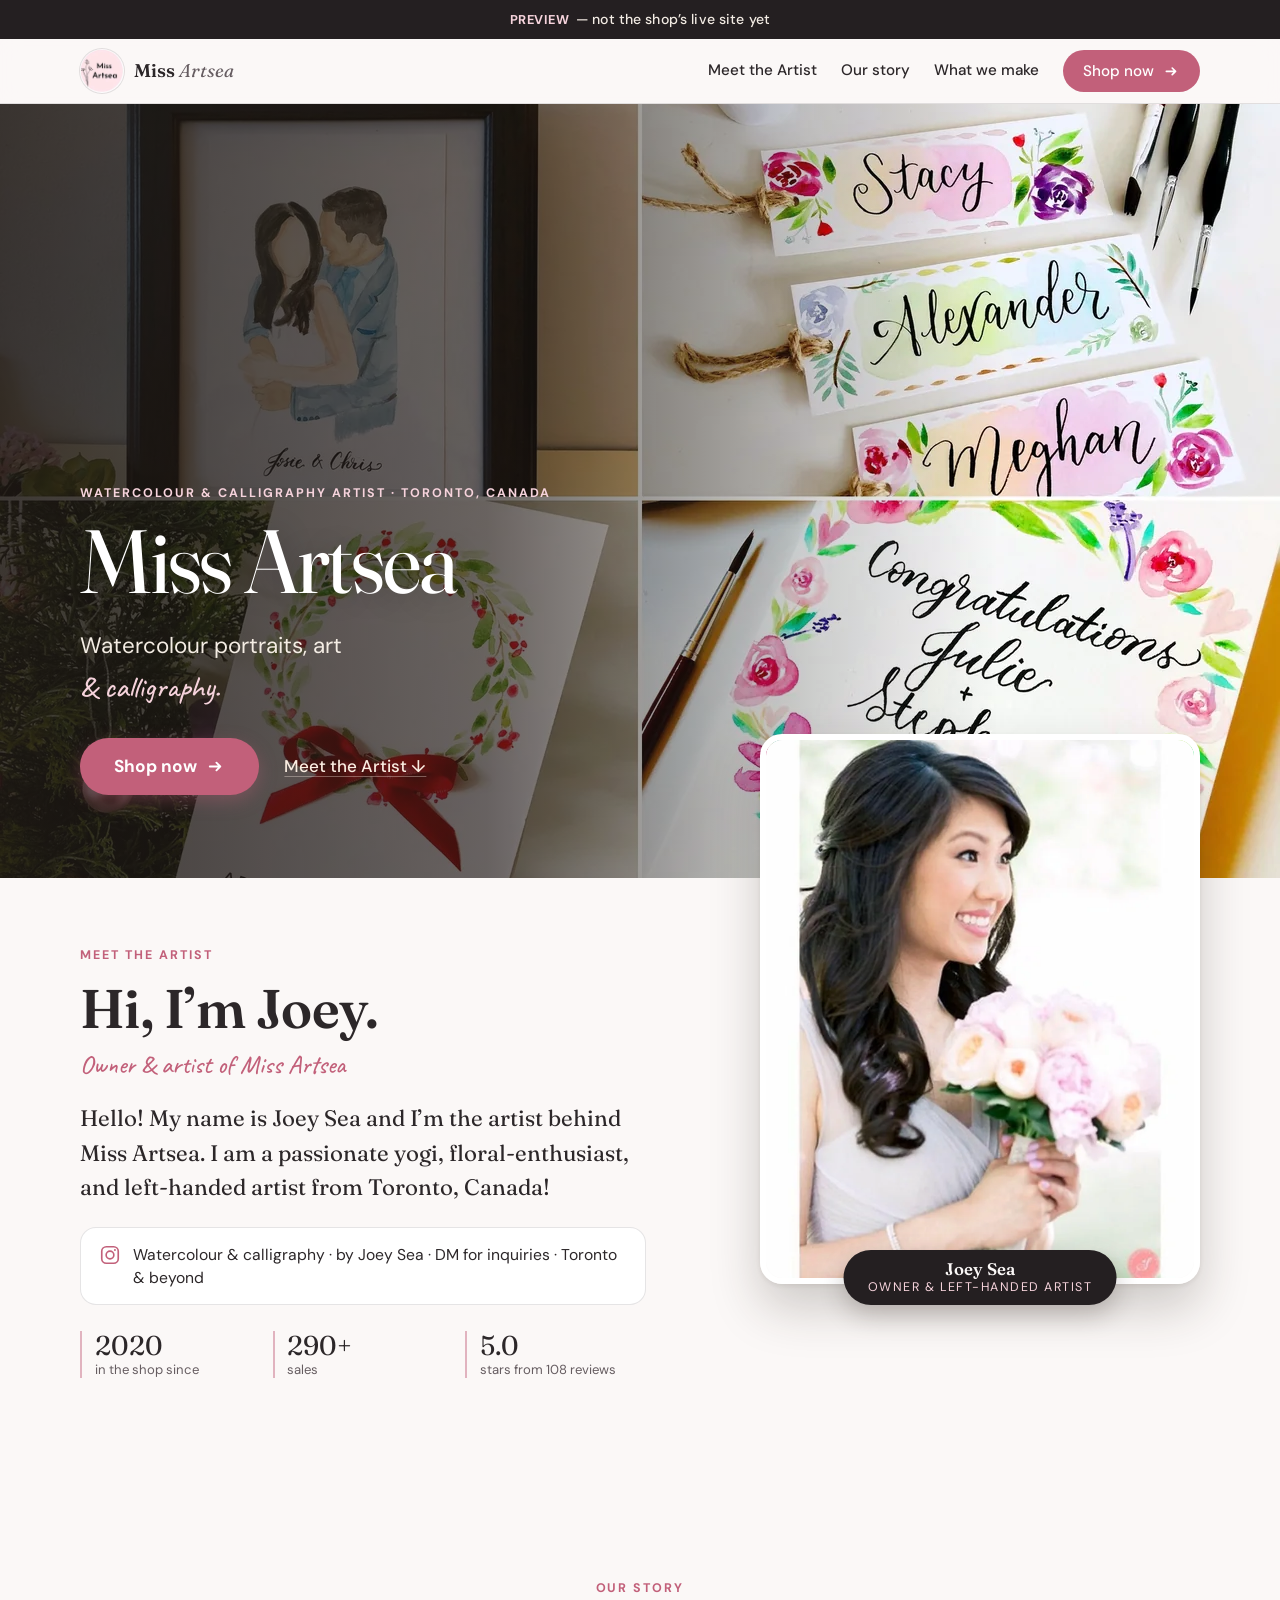
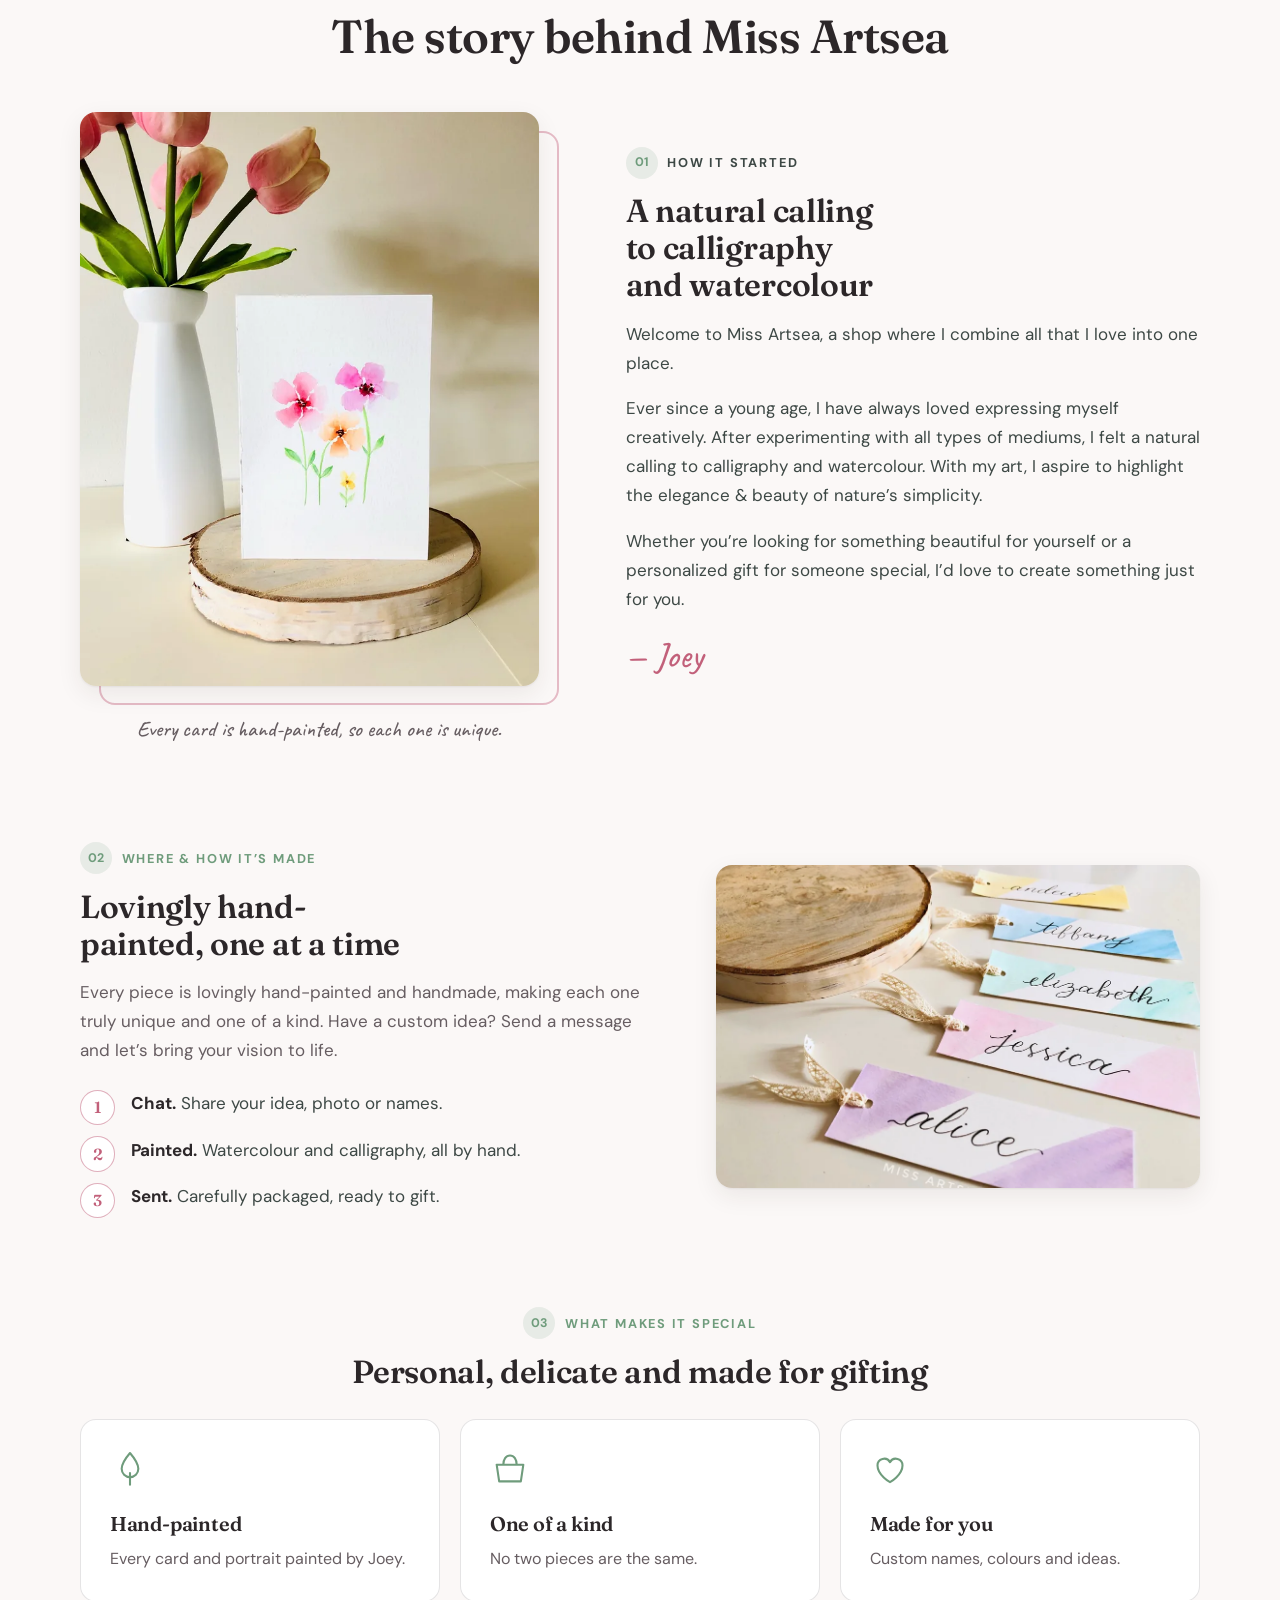
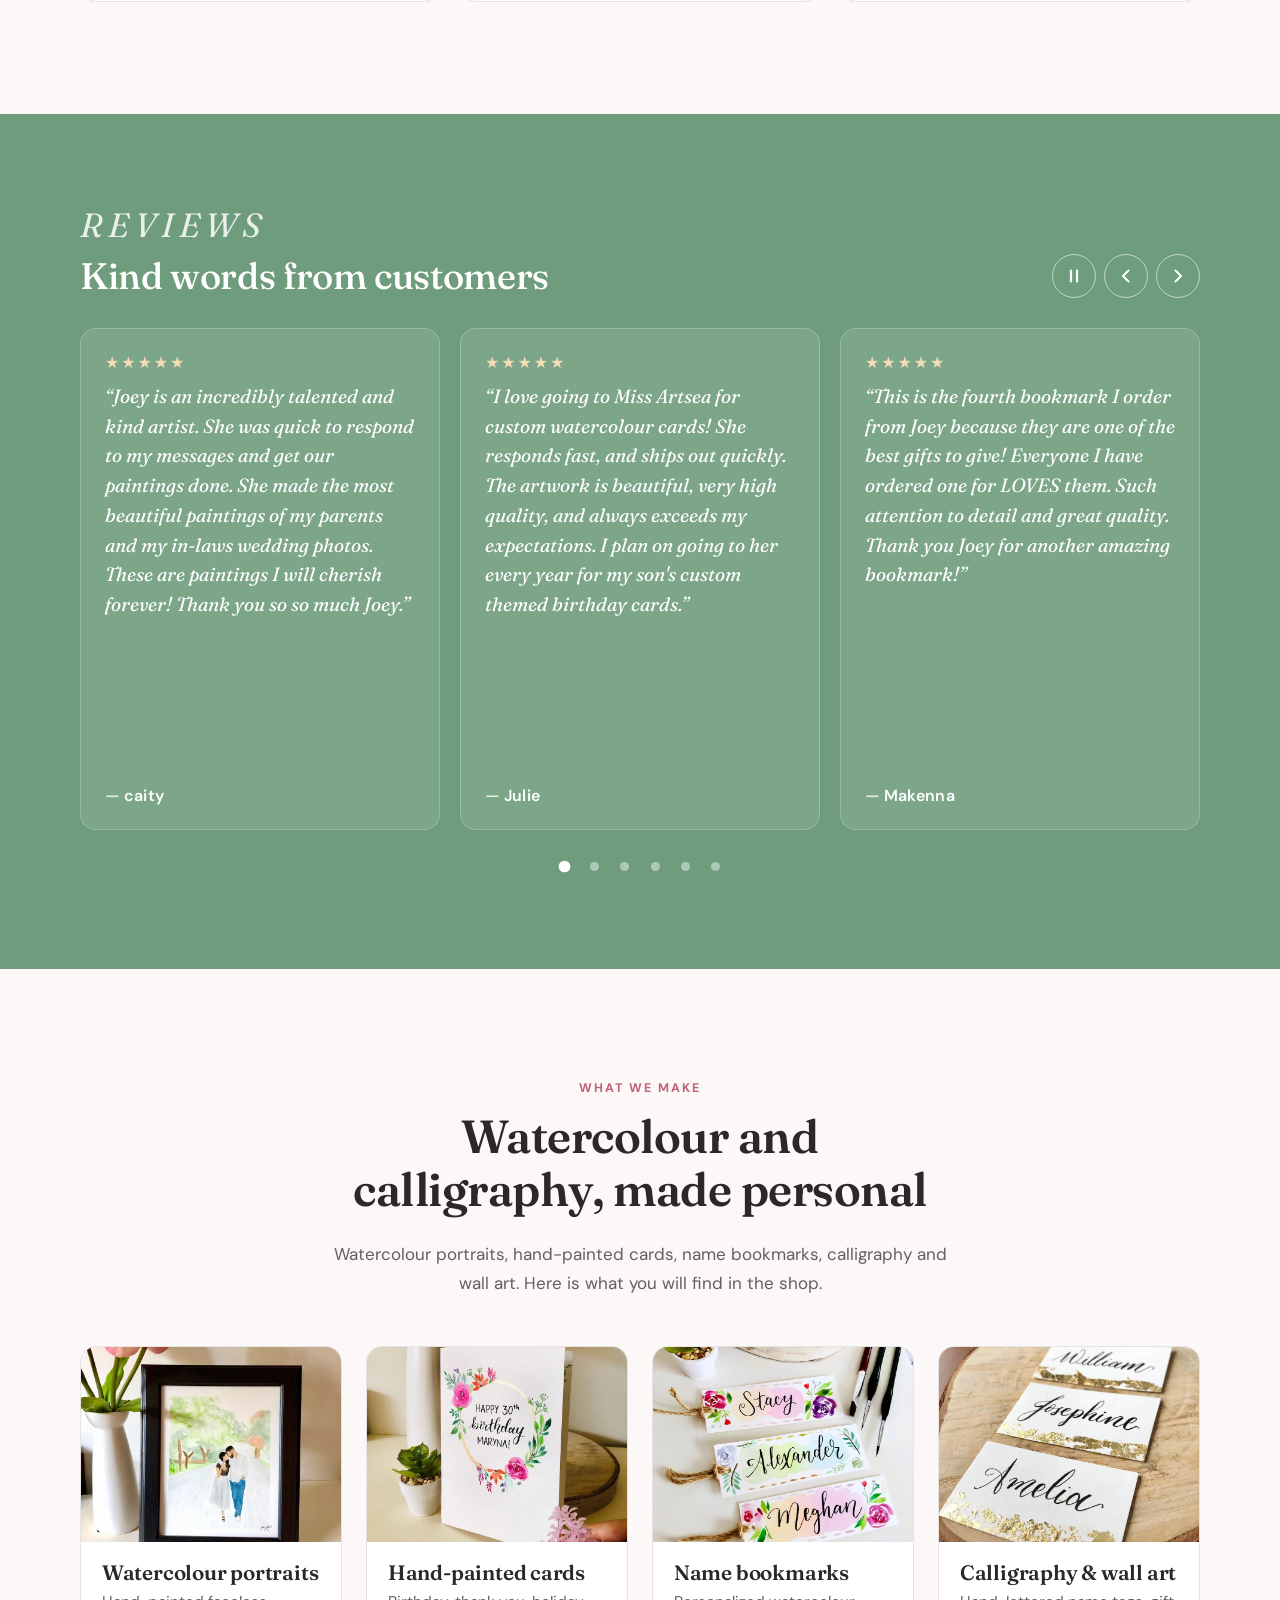
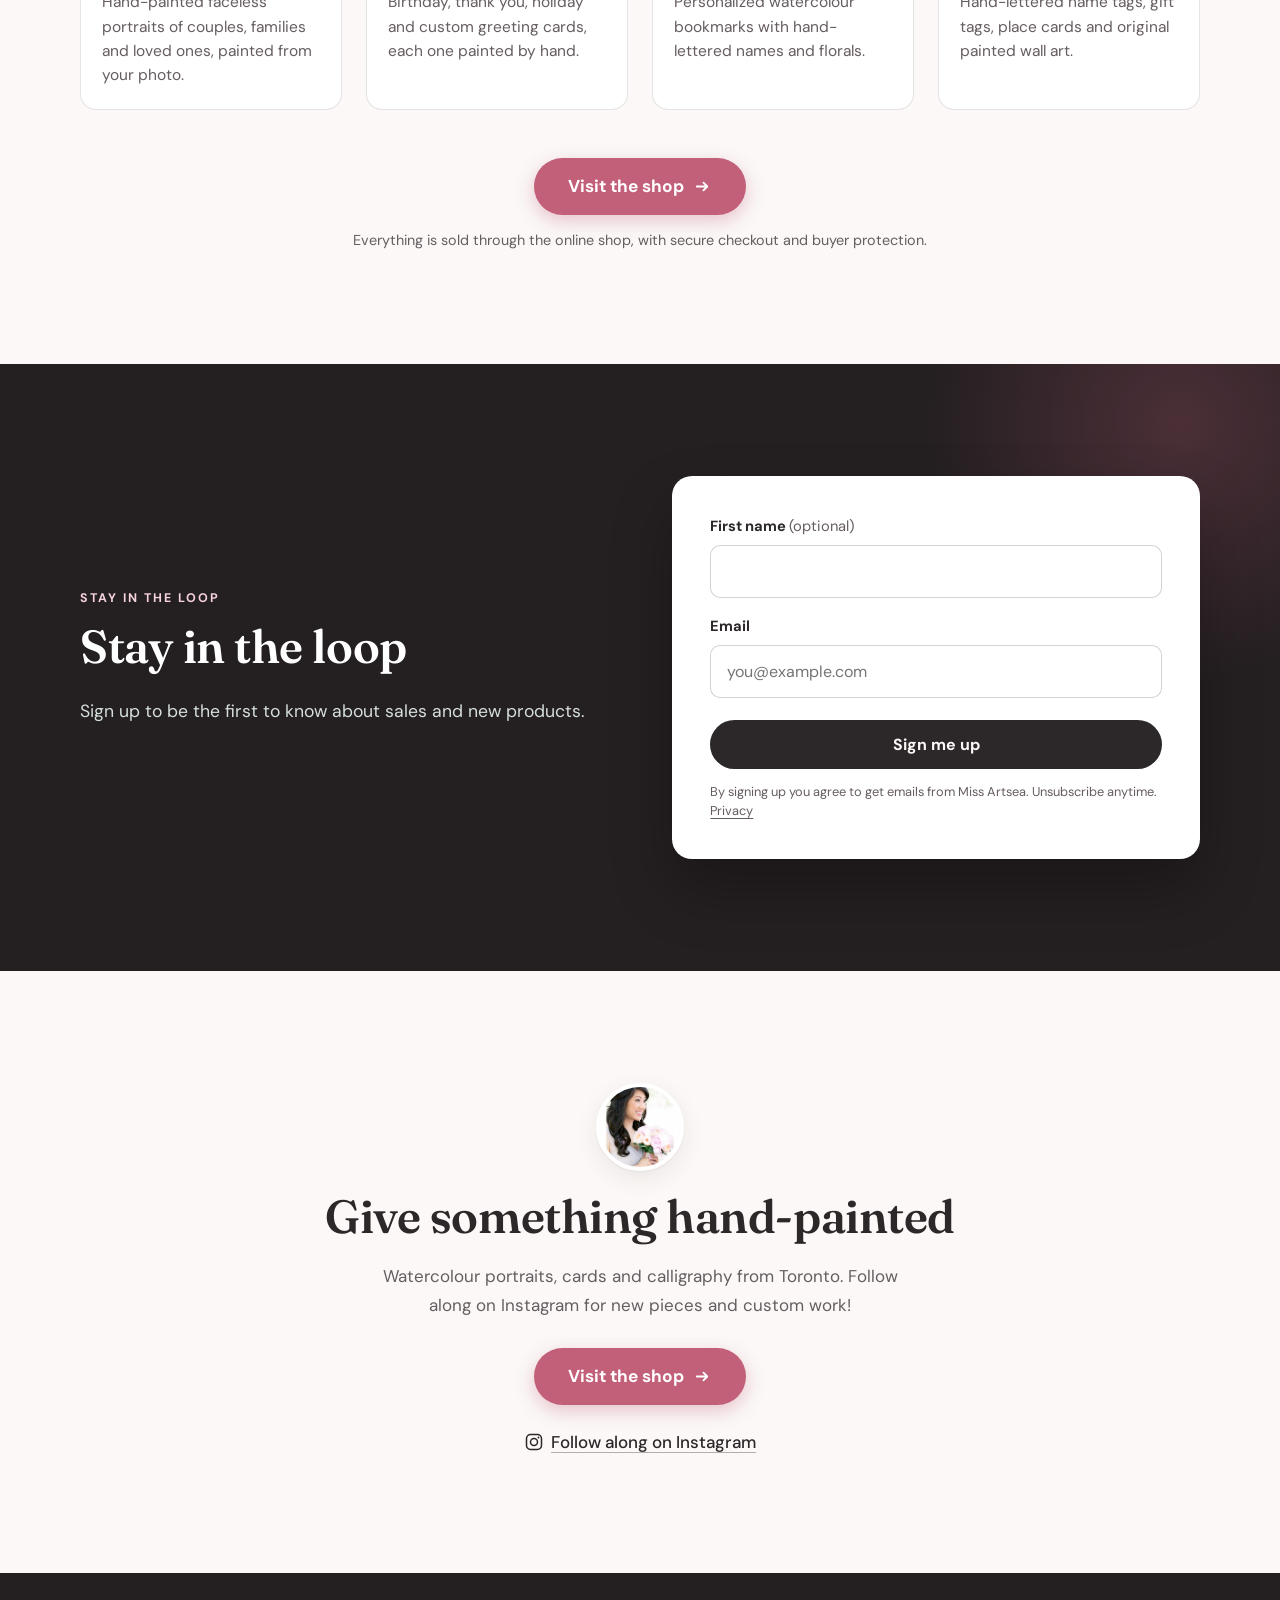
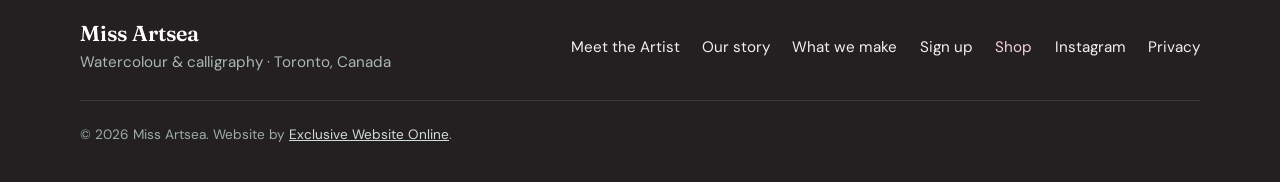
<file: index.html>
<!doctype html>
<html lang="en">
<head>
<meta name="robots" content="noindex, nofollow">

<title>Miss Artsea · Watercolour portraits, cards and calligraphy from Toronto</title>
<meta name="description" content="Meet Joey Sea of Miss Artsea: hand-painted watercolour portraits, greeting cards, name bookmarks and calligraphy from a left-handed artist in Toronto. Sign up to be the first to know about sales and new products.">
<meta property="og:title" content="Miss Artsea">
<meta property="og:description" content="Watercolour portraits, art and calligraphy, hand-painted in Toronto.">
<meta property="og:image" content="img/owner.webp">
<meta property="og:type" content="website">
<meta charset="utf-8">
<meta name="viewport" content="width=device-width, initial-scale=1">
<meta name="theme-color" content="#fbf8f7">
<link rel="icon" href="img/logo.webp" type="image/webp">

<link rel="preload" as="font" type="font/woff2" href="fonts/dm-sans-var.woff2" crossorigin>
<link rel="preload" as="font" type="font/woff2" href="fonts/fraunces-var.woff2" crossorigin>
<link rel="stylesheet" href="style.css">
<link rel="stylesheet" href="theme.css">
<link rel="preload" as="image" href="img/hero.webp" fetchpriority="high">

</head>
<body>

<a class="skip-link" href="#maker">Skip to content</a>

<div class="preview-banner" role="note">
  <strong>Preview</strong> &mdash; not the shop&rsquo;s live site yet
</div>

<header class="site-header">
  <div class="container header-inner">
    <a class="brand" href="#top" aria-label="Miss Artsea, home">
      <img class="brand-logo" src="img/logo.webp" alt="" width="44" height="44">
      <span class="brand-name">Miss <span class="brand-keep">Artsea</span></span>
    </a>
    <nav class="site-nav" aria-label="Main">
      <a href="#maker">Meet the Artist</a>
      <a href="#story">Our story</a>
      <a href="#make">What we make</a>
      <a class="btn btn-primary btn-shop js-shop nav-shop" href="https://www.etsy.com/shop/MissArtsea">Shop now<svg class="btn-arrow" viewBox="0 0 20 20" aria-hidden="true"><path d="M4 10h11m-4-4 4 4-4 4" fill="none" stroke="currentColor" stroke-width="2" stroke-linecap="round" stroke-linejoin="round"/></svg></a>
    </nav>
  </div>
</header>

<main id="top">

  <section class="hero">
    <img class="hero-img" src="img/hero.webp" width="1280" height="853"
         alt="A watercolour couple portrait, name bookmarks and hand-painted cards by Miss Artsea" fetchpriority="high">
    <div class="hero-overlay" aria-hidden="true"></div>
    <div class="container hero-content">
      <p class="eyebrow eyebrow--light">Watercolour &amp; calligraphy artist &middot; Toronto, Canada</p>
      <h1>Miss Artsea</h1>
      <p class="hero-tagline">Watercolour portraits, art <em>&amp; calligraphy.</em></p>
      <div class="hero-actions">
        <a class="btn btn-primary btn-shop js-shop btn-lg" href="https://www.etsy.com/shop/MissArtsea">Shop now<svg class="btn-arrow" viewBox="0 0 20 20" aria-hidden="true"><path d="M4 10h11m-4-4 4 4-4 4" fill="none" stroke="currentColor" stroke-width="2" stroke-linecap="round" stroke-linejoin="round"/></svg></a>
        <a class="link-secondary link-secondary--light" href="#maker">Meet the Artist &darr;</a>
      </div>
    </div>
  </section>

  <section id="maker" class="maker" aria-labelledby="maker-title">
    <div class="container maker-grid">
      <figure class="maker-photo">
        <img src="img/owner.webp" width="700" height="875"
             alt="Joey Sea of Miss Artsea holding pink flowers">
        <figcaption class="maker-badge">
          <strong>Joey Sea</strong>
          <span>Owner &amp; left-handed artist</span>
        </figcaption>
      </figure>

      <div class="maker-text">
        <p class="eyebrow">Meet the Artist</p>
        <h2 id="maker-title">Hi, I&rsquo;m Joey.</h2>
        <p class="maker-role">Owner &amp; artist of Miss Artsea</p>

        <p class="lead">Hello! My name is Joey Sea and I&rsquo;m the artist behind Miss Artsea. I am a passionate yogi, floral-enthusiast, and left-handed artist from Toronto, Canada!</p>

        <p class="ig-bio">
          <svg viewBox="0 0 24 24" aria-hidden="true"><rect x="3" y="3" width="18" height="18" rx="5" fill="none" stroke="currentColor" stroke-width="1.8"/><circle cx="12" cy="12" r="4.2" fill="none" stroke="currentColor" stroke-width="1.8"/><circle cx="17.4" cy="6.6" r="1.1" fill="currentColor"/></svg>
          <span>Watercolour &amp; calligraphy &middot; by Joey Sea &middot; DM for inquiries &middot; Toronto &amp; beyond</span>
        </p>
        <ul class="maker-facts">
          <li><strong>2020</strong><span>in the shop since</span></li>
          <li><strong>290+</strong><span>sales</span></li>
          <li><strong>5.0</strong><span>stars from 108 reviews</span></li>
        </ul>
      </div>
    </div>
  </section>

  <section id="story" class="section story">
    <div class="container">
      <div class="section-head">
        <p class="eyebrow">Our story</p>
        <h2>The story behind Miss Artsea</h2>
      </div>
    </div>

    <div class="container story-grid">
      <figure class="story-photo">
        <div class="photo-frame">
          <img src="img/story.webp" width="720" height="900" loading="lazy"
               alt="A hand-painted watercolour flower card">
        </div>
        <figcaption>Every card is hand-painted, so each one is unique.</figcaption>
      </figure>

      <div class="story-text">
        <p class="block-label"><span>01</span> How it started</p>
        <h3>A natural calling to calligraphy and watercolour</h3>
        <p>Welcome to Miss Artsea, a shop where I combine all that I love into one place.</p>
        <p>Ever since a young age, I have always loved expressing myself creatively. After experimenting with all types of mediums, I felt a natural calling to calligraphy and watercolour. With my art, I aspire to highlight the elegance &amp; beauty of nature&rsquo;s simplicity.</p>
        <p>Whether you&rsquo;re looking for something beautiful for yourself or a personalized gift for someone special, I&rsquo;d love to create something just for you.</p>
        <p class="signature">&mdash; Joey</p>
      </div>
    </div>

    <div class="container process">
      <div class="process-text">
        <p class="block-label"><span>02</span> Where &amp; how it&rsquo;s made</p>
        <h3>Lovingly hand-painted, one at a time</h3>
        <p class="muted">Every piece is lovingly hand-painted and handmade, making each one truly unique and one of a kind. Have a custom idea? Send a message and let&rsquo;s bring your vision to life.</p>
        <ol class="steps">
          <li><strong>Chat.</strong> Share your idea, photo or names.</li>
          <li><strong>Painted.</strong> Watercolour and calligraphy, all by hand.</li>
          <li><strong>Sent.</strong> Carefully packaged, ready to gift.</li>
        </ol>
      </div>
      <div class="process-media">
        <img src="img/process.webp" width="1000" height="667" loading="lazy"
             alt="Watercolour name bookmarks with hand-lettered names">
      </div>
    </div>

    <div class="container">
      <div class="values-head">
        <p class="block-label"><span>03</span> What makes it special</p>
        <h3>Personal, delicate and made for gifting</h3>
      </div>
      <div class="values">
        <article class="value">
          <svg class="value-icon" viewBox="0 0 48 48" aria-hidden="true"><path d="M24 6c6 7 10 13 10 19a10 10 0 0 1-20 0c0-6 4-12 10-19Z" fill="none" stroke="currentColor" stroke-width="2.5" stroke-linejoin="round"/><path d="M24 44V30" stroke="currentColor" stroke-width="2.5" stroke-linecap="round"/></svg>
          <h4>Hand-painted</h4>
          <p>Every card and portrait painted by Joey.</p>
        </article>
        <article class="value">
          <svg class="value-icon" viewBox="0 0 48 48" aria-hidden="true"><path d="M8 20h32l-3 20H11L8 20Z" fill="none" stroke="currentColor" stroke-width="2.5" stroke-linejoin="round"/><path d="M16 20c0-6 3-11 8-11s8 5 8 11" fill="none" stroke="currentColor" stroke-width="2.5"/></svg>
          <h4>One of a kind</h4>
          <p>No two pieces are the same.</p>
        </article>
        <article class="value">
          <svg class="value-icon" viewBox="0 0 48 48" aria-hidden="true"><path d="M24 41s-15-8.5-15-20a8 8 0 0 1 15-4 8 8 0 0 1 15 4c0 11.5-15 20-15 20Z" fill="none" stroke="currentColor" stroke-width="2.5" stroke-linejoin="round"/></svg>
          <h4>Made for you</h4>
          <p>Custom names, colours and ideas.</p>
        </article>
      </div>
    </div>
  </section>

  <section id="reviews" class="quote-band testimonials" aria-roledescription="carousel" aria-labelledby="reviews-title">
    <div class="container" data-slider>
      <div class="testimonials-head">
        <div>
          <p class="eyebrow">Reviews</p>
          <h2 id="reviews-title">Kind words from customers</h2>
        </div>
        <div class="t-controls" hidden>
          <button type="button" class="t-btn" data-toggle aria-pressed="false" aria-label="Pause automatic slide show"><svg class="i-pause" viewBox="0 0 20 20" aria-hidden="true"><path d="M7 4.5v11M13 4.5v11" fill="none" stroke="currentColor" stroke-width="2.2" stroke-linecap="round"/></svg><svg class="i-play" viewBox="0 0 20 20" aria-hidden="true" style="display:none"><path d="M6.5 4.5v11l9-5.5z" fill="currentColor"/></svg></button>
          <button type="button" class="t-btn" data-prev aria-label="Previous review"><svg viewBox="0 0 20 20" aria-hidden="true"><path d="M12.5 4.5 7 10l5.5 5.5" fill="none" stroke="currentColor" stroke-width="2" stroke-linecap="round" stroke-linejoin="round"/></svg></button>
          <button type="button" class="t-btn" data-next aria-label="Next review"><svg viewBox="0 0 20 20" aria-hidden="true"><path d="M7.5 4.5 13 10l-5.5 5.5" fill="none" stroke="currentColor" stroke-width="2" stroke-linecap="round" stroke-linejoin="round"/></svg></button>
        </div>
      </div>
      <div class="t-track" tabindex="0" role="region" aria-label="Reviews, scroll sideways for more">
        <div class="t-slide">
          <div>
            <p class="t-stars" role="img" aria-label="5 out of 5 stars">&#9733;&#9733;&#9733;&#9733;&#9733;</p>
            <blockquote><p>&ldquo;Joey is an incredibly talented and kind artist. She was quick to respond to my messages and get our paintings done. She made the most beautiful paintings of my parents and my in-laws wedding photos. These are paintings I will cherish forever! Thank you so so much Joey.&rdquo;</p></blockquote>
          </div>
          <p class="t-name">caity</p>
        </div>
        <div class="t-slide">
          <div>
            <p class="t-stars" role="img" aria-label="5 out of 5 stars">&#9733;&#9733;&#9733;&#9733;&#9733;</p>
            <blockquote><p>&ldquo;I love going to Miss Artsea for custom watercolour cards! She responds fast, and ships out quickly. The artwork is beautiful, very high quality, and always exceeds my expectations. I plan on going to her every year for my son&#x27;s custom themed birthday cards.&rdquo;</p></blockquote>
          </div>
          <p class="t-name">Julie</p>
        </div>
        <div class="t-slide">
          <div>
            <p class="t-stars" role="img" aria-label="5 out of 5 stars">&#9733;&#9733;&#9733;&#9733;&#9733;</p>
            <blockquote><p>&ldquo;This is the fourth bookmark I order from Joey because they are one of the best gifts to give! Everyone I have ordered one for LOVES them. Such attention to detail and great quality. Thank you Joey for another amazing bookmark!&rdquo;</p></blockquote>
          </div>
          <p class="t-name">Makenna</p>
        </div>
        <div class="t-slide">
          <div>
            <p class="t-stars" role="img" aria-label="5 out of 5 stars">&#9733;&#9733;&#9733;&#9733;&#9733;</p>
            <blockquote><p>&ldquo;Miss Artsea&#x27;s work is AMAZING! We have used her name tags for our sorority recruitment in the past and once again, our expectations were exceeded! She is so easy to work with and is so helpful and everyone loved their name tags. I even had members say they kept their ones from past years because they&#x27;re so pretty and high quality! If you need name tags, or anything with calligraphy, we highly suggest MissArtSea :)&rdquo;</p></blockquote>
          </div>
          <p class="t-name">Grace</p>
        </div>
        <div class="t-slide">
          <div>
            <p class="t-stars" role="img" aria-label="5 out of 5 stars">&#9733;&#9733;&#9733;&#9733;&#9733;</p>
            <blockquote><p>&ldquo;This is a wonderful gift idea. Ordering process was easy and Joey was great to communicate with. She reviewed every detail beforehand to make sure she met expectations. Highly recommend!&rdquo;</p></blockquote>
          </div>
          <p class="t-name">Hannah</p>
        </div>
        <div class="t-slide">
          <div>
            <p class="t-stars" role="img" aria-label="5 out of 5 stars">&#9733;&#9733;&#9733;&#9733;&#9733;</p>
            <blockquote><p>&ldquo;Absolutely in love with my print. I sent over an image, made a few adjustments with the shop owner and am in LOVE with what I received back. Highly recommend.&rdquo;</p></blockquote>
          </div>
          <p class="t-name">Mackenzie</p>
        </div>
        <div class="t-slide">
          <div>
            <p class="t-stars" role="img" aria-label="5 out of 5 stars">&#9733;&#9733;&#9733;&#9733;&#9733;</p>
            <blockquote><p>&ldquo;These were shipped fast and absolutely stunning quality! I gave them as Christmas gifts and they were so well received! Will be purchasing again!&rdquo;</p></blockquote>
          </div>
          <p class="t-name">MarieFranceLosier</p>
        </div>
        <div class="t-slide">
          <div>
            <p class="t-stars" role="img" aria-label="5 out of 5 stars">&#9733;&#9733;&#9733;&#9733;&#9733;</p>
            <blockquote><p>&ldquo;These are so cute and were a perfect gift for Valentine’s Day! Seller is very talented, and her attention to detail was so appreciated, from the sweet note to the care card. Great gift idea or to add something sentimental to your own keychain!&rdquo;</p></blockquote>
          </div>
          <p class="t-name">Lindsay</p>
        </div>
      </div>
      <div class="t-dots"></div>
    </div>
  </section>

  <section id="make" class="section make">
    <div class="container">
      <div class="section-head">
        <p class="eyebrow">What we make</p>
        <h2>Watercolour and calligraphy, made personal</h2>
        <p class="muted">Watercolour portraits, hand-painted cards, name bookmarks, calligraphy and wall art. Here is what you will find in the shop.</p>
      </div>

      <ul class="categories">
        <li class="category">
          <img src="img/cat-portraits.webp" width="870" height="653" loading="lazy" alt="A framed watercolour couple portrait">
          <div class="category-body">
            <h3>Watercolour portraits</h3>
            <p>Hand-painted faceless portraits of couples, families and loved ones, painted from your photo.</p>
          </div>
        </li>
        <li class="category">
          <img src="img/cat-cards.webp" width="870" height="653" loading="lazy" alt="A hand-painted watercolour birthday card">
          <div class="category-body">
            <h3>Hand-painted cards</h3>
            <p>Birthday, thank you, holiday and custom greeting cards, each one painted by hand.</p>
          </div>
        </li>
        <li class="category">
          <img src="img/cat-bookmarks.webp" width="870" height="653" loading="lazy" alt="Watercolour name bookmarks with hand-lettered names">
          <div class="category-body">
            <h3>Name bookmarks</h3>
            <p>Personalized watercolour bookmarks with hand-lettered names and florals.</p>
          </div>
        </li>
        <li class="category">
          <img src="img/cat-calligraphy.webp" width="870" height="653" loading="lazy" alt="Hand-lettered calligraphy name tags">
          <div class="category-body">
            <h3>Calligraphy &amp; wall art</h3>
            <p>Hand-lettered name tags, gift tags, place cards and original painted wall art.</p>
          </div>
        </li>
      </ul>

      <div class="shop-cta">
        <a class="btn btn-primary btn-shop js-shop btn-lg" href="https://www.etsy.com/shop/MissArtsea">Visit the shop<svg class="btn-arrow" viewBox="0 0 20 20" aria-hidden="true"><path d="M4 10h11m-4-4 4 4-4 4" fill="none" stroke="currentColor" stroke-width="2" stroke-linecap="round" stroke-linejoin="round"/></svg></a>
        <p class="muted small">Everything is sold through the online shop, with secure checkout and buyer protection.</p>
      </div>
    </div>
  </section>

  <section id="join" class="section join">
    <div class="container join-inner">
      <div class="join-copy">
        <p class="eyebrow eyebrow--light">Stay in the loop</p>
        <h2>Stay in the loop</h2>
        <p>Sign up to be the first to know about sales and new products.</p>
      </div>

      <div class="join-box">
        <form id="signup" class="signup js-signup" action="https://script.google.com/macros/s/AKfycbwM8969U-0HjBFBlDRyBb0HBU5hyh1Fn8ZZG0k0yXCxzpXP4FOaskpl7tL14DuU6Gcr/exec" method="post" data-success="#join-success">
          <div class="field">
            <label for="name">First name <span class="optional">(optional)</span></label>
            <input id="name" name="name" type="text" autocomplete="given-name" maxlength="80">
          </div>
          <div class="field">
            <label for="email">Email</label>
            <input id="email" name="email" type="email" autocomplete="email" inputmode="email" required maxlength="254" placeholder="you@example.com">
          </div>

          <div class="hp" aria-hidden="true">
            <label for="website">Leave this empty</label>
            <input id="website" name="website" type="text" tabindex="-1" autocomplete="off">
          </div>
          <input type="hidden" name="source" value="website">
          <button class="btn btn-dark btn-block" type="submit">Sign me up</button>
          <p class="form-msg" role="status" aria-live="polite"></p>
          <p class="consent">By signing up you agree to get emails from Miss Artsea. Unsubscribe anytime. <a href="privacy.html" target="_blank" rel="noopener">Privacy</a></p>
          <input type="hidden" name="slug" value="missartsea">
</form>

        <div class="signup-success" id="join-success" hidden tabindex="-1">
          <p class="success-title">You&rsquo;re in! 🎉</p>
          <p class="success-msg js-msg"></p>
          <a class="btn btn-primary btn-shop js-shop btn-block" href="https://www.etsy.com/shop/MissArtsea">Continue to the shop<svg class="btn-arrow" viewBox="0 0 20 20" aria-hidden="true"><path d="M4 10h11m-4-4 4 4-4 4" fill="none" stroke="currentColor" stroke-width="2" stroke-linecap="round" stroke-linejoin="round"/></svg></a>
        </div>
      </div>
    </div>
  </section>

  <section class="section closing" aria-labelledby="closing-title">
    <div class="container closing-inner">
      <img class="closing-avatar" src="img/owner.webp" width="700" height="875" loading="lazy" alt="">
      <h2 id="closing-title">Give something hand-painted</h2>
      <p class="muted">Watercolour portraits, cards and calligraphy from Toronto. Follow along on Instagram for new pieces and custom work!</p>
      <a class="btn btn-primary btn-shop js-shop btn-lg" href="https://www.etsy.com/shop/MissArtsea">Visit the shop<svg class="btn-arrow" viewBox="0 0 20 20" aria-hidden="true"><path d="M4 10h11m-4-4 4 4-4 4" fill="none" stroke="currentColor" stroke-width="2" stroke-linecap="round" stroke-linejoin="round"/></svg></a>
      <p class="closing-social">
        <a class="link-secondary" href="https://www.instagram.com/missartsea/" target="_blank" rel="noopener">
          <svg viewBox="0 0 24 24" aria-hidden="true"><rect x="3" y="3" width="18" height="18" rx="5" fill="none" stroke="currentColor" stroke-width="1.8"/><circle cx="12" cy="12" r="4.2" fill="none" stroke="currentColor" stroke-width="1.8"/><circle cx="17.4" cy="6.6" r="1.1" fill="currentColor"/></svg>
          Follow along on Instagram
        </a>
      </p>
    </div>
  </section>

</main>

<footer class="site-footer">
  <div class="container footer-inner">
    <div>
      <p class="footer-brand">Miss Artsea</p>
      <p class="muted-light">Watercolour &amp; calligraphy &middot; Toronto, Canada</p>
    </div>
    <div class="footer-links">
      <a href="#maker">Meet the Artist</a>
      <a href="#story">Our story</a>
      <a href="#make">What we make</a>
      <a href="#join">Sign up</a>
      <a class="js-shop" href="https://www.etsy.com/shop/MissArtsea">Shop</a>
      <a href="https://www.instagram.com/missartsea/" target="_blank" rel="noopener">Instagram</a>
      <a href="privacy.html">Privacy</a>
    </div>
        <p class="footer-legal">&copy; <span id="year">2026</span> Miss Artsea. Website by <a href="https://exclusivewebsite.online" rel="noopener">Exclusive Website Online</a>.</p>
  </div>
</footer>

<dialog class="shop-modal" id="shop-modal" aria-labelledby="shop-modal-title" aria-describedby="shop-modal-desc">
  <div class="modal-card" tabindex="-1">
    <button class="modal-close" type="button" aria-label="Close" data-close>
      <svg viewBox="0 0 24 24" aria-hidden="true"><path d="M6 6l12 12M18 6 6 18" stroke="currentColor" stroke-width="2" stroke-linecap="round"/></svg>
    </button>
    <a class="modal-skip-top js-skip js-skip-top" href="https://www.etsy.com/shop/MissArtsea">Skip to the shop &rarr;</a>

    <div class="modal-step" data-step="form">
      <img class="modal-avatar" src="img/owner.webp" width="700" height="875" alt="">
      <p class="eyebrow">Before you go</p>
      <h2 id="shop-modal-title">Stay in the loop</h2>
      <p id="shop-modal-desc" class="modal-lead">Sign up to be the first to know about sales and new products.</p>
      <form class="signup js-signup" action="https://script.google.com/macros/s/AKfycbwM8969U-0HjBFBlDRyBb0HBU5hyh1Fn8ZZG0k0yXCxzpXP4FOaskpl7tL14DuU6Gcr/exec" method="post" data-success="#modal-success" data-context="modal">
        <div class="field">
          <label for="m-name">First name <span class="optional">(optional)</span></label>
          <input id="m-name" name="name" type="text" autocomplete="given-name" maxlength="80">
        </div>
        <div class="field">
          <label for="m-email">Email</label>
          <input id="m-email" name="email" type="email" autocomplete="email" inputmode="email" required maxlength="254" placeholder="you@example.com">
        </div>
        <div class="hp" aria-hidden="true">
          <label for="m-website">Leave this empty</label>
          <input id="m-website" name="website" type="text" tabindex="-1" autocomplete="off">
        </div>
        <input type="hidden" name="source" value="shop-popup">
        <button class="btn btn-primary btn-block" type="submit">Sign me up</button>
        <p class="form-msg" role="status" aria-live="polite"></p>
        <p class="consent">By signing up you agree to get emails from Miss Artsea. Unsubscribe anytime. <a href="privacy.html" target="_blank" rel="noopener">Privacy</a></p>
        <input type="hidden" name="slug" value="missartsea">
</form>
      <a class="modal-skip js-skip" href="https://www.etsy.com/shop/MissArtsea">No thanks, take me to the shop &rarr;</a>
    </div>

    <div class="modal-step signup-success" id="modal-success" data-step="success" hidden tabindex="-1">
      <p class="success-title">You&rsquo;re in! 🎉</p>
      <p class="success-msg js-msg"></p>
      <a class="btn btn-primary btn-lg btn-block js-continue" href="https://www.etsy.com/shop/MissArtsea">Continue to the shop<svg class="btn-arrow" viewBox="0 0 20 20" aria-hidden="true"><path d="M4 10h11m-4-4 4 4-4 4" fill="none" stroke="currentColor" stroke-width="2" stroke-linecap="round" stroke-linejoin="round"/></svg></a>
    </div>
  </div>
</dialog>

<script src="signup.js" defer></script>
<script src="main.js?v=20261008" defer></script>
<script>window.goatcounter={path:function(p){return location.host+p}}</script>
<script data-goatcounter="https://exclusivewebsite.goatcounter.com/count" async src="//gc.zgo.at/count.js"></script>
<script src="track.js?v=20261020" data-ewo-slug="missartsea" defer></script>
</body>
</html>
</file>
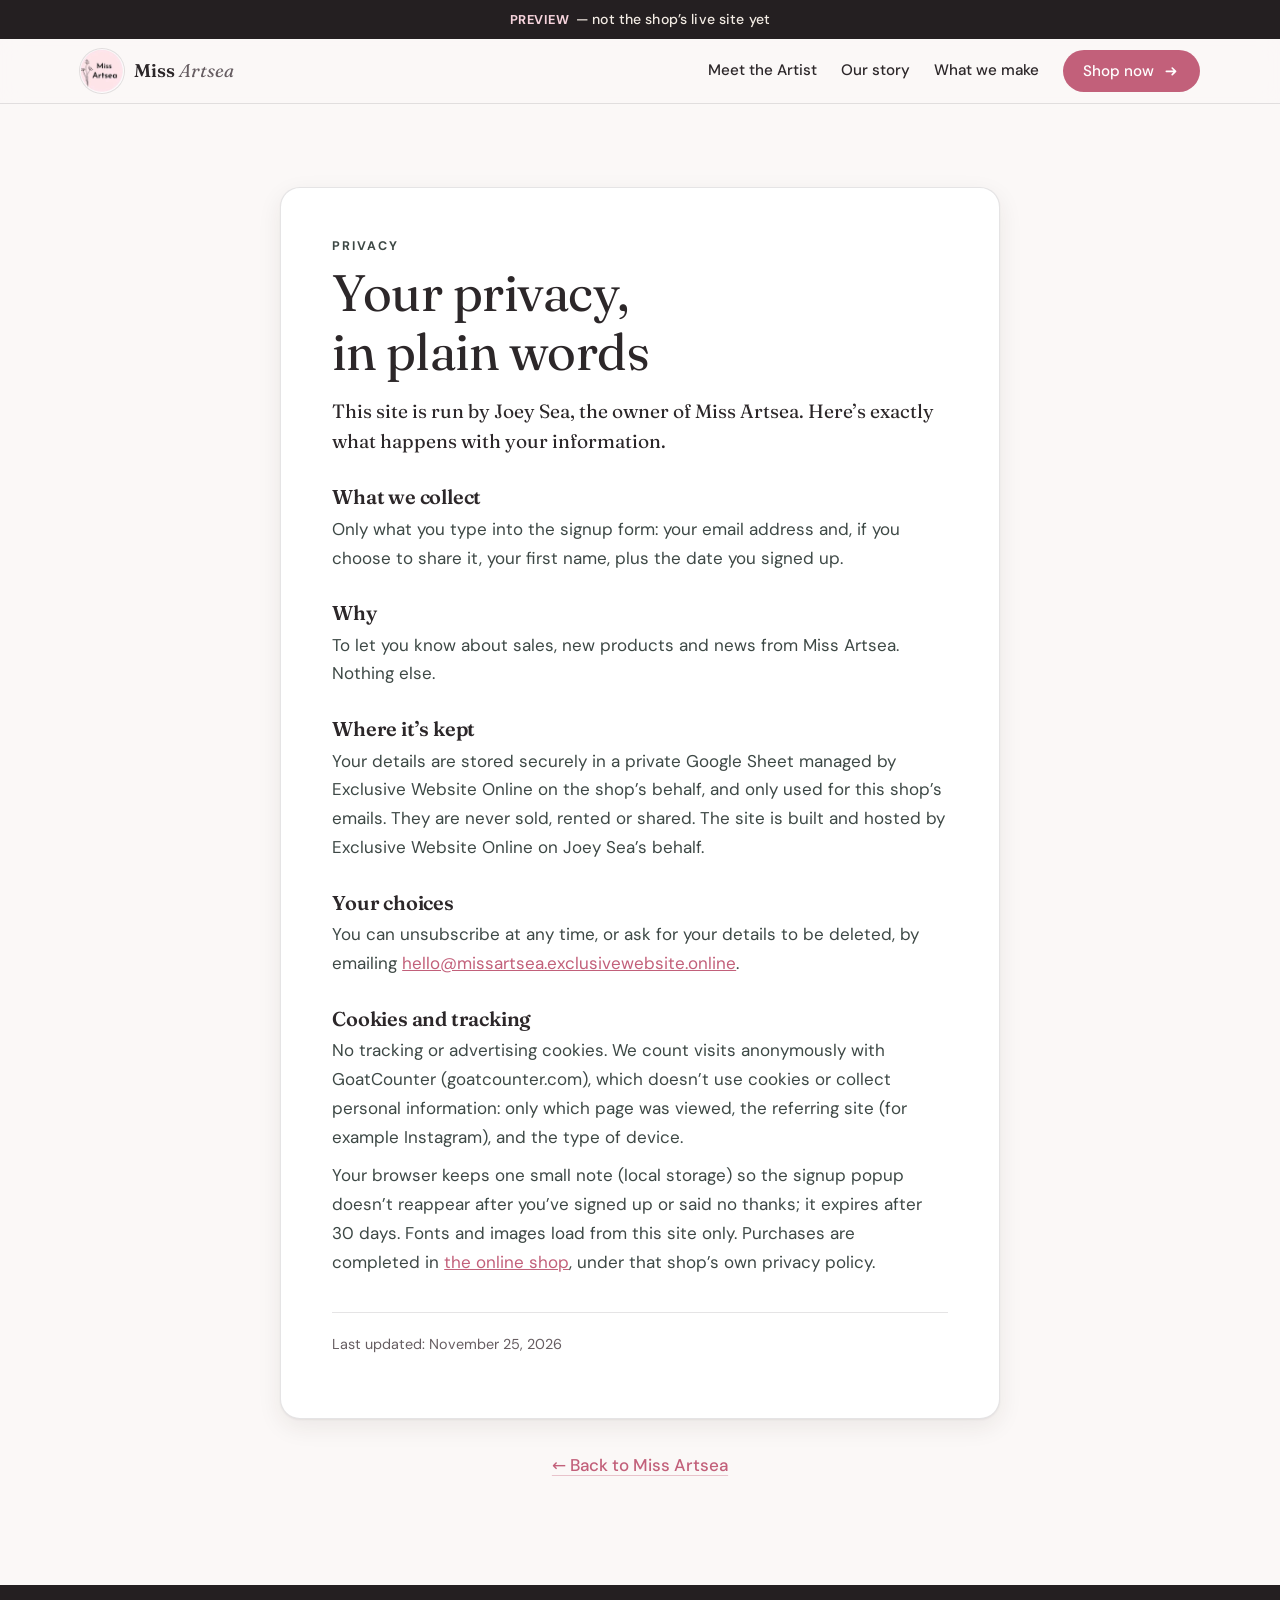
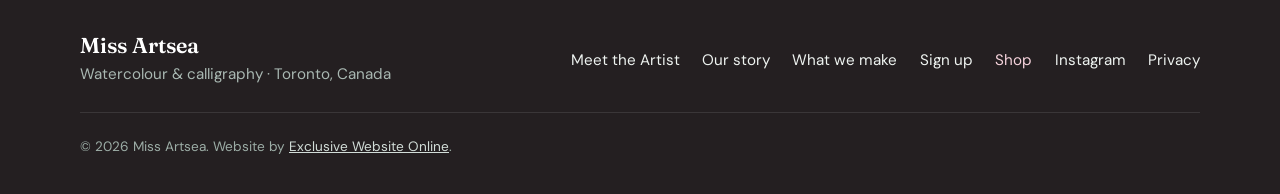
<file: privacy.html>
<!doctype html>
<html lang="en">
<head>
<meta name="robots" content="noindex, nofollow">
<title>Privacy · Miss Artsea</title>
<meta name="description" content="How Miss Artsea handles the email address you share when you sign up.">
<meta charset="utf-8">
<meta name="viewport" content="width=device-width, initial-scale=1">
<meta name="theme-color" content="#fbf8f7">
<link rel="icon" href="img/logo.webp" type="image/webp">

<link rel="preload" as="font" type="font/woff2" href="fonts/dm-sans-var.woff2" crossorigin>
<link rel="preload" as="font" type="font/woff2" href="fonts/fraunces-var.woff2" crossorigin>
<link rel="stylesheet" href="style.css">
<link rel="stylesheet" href="theme.css">
</head>
<body>
<a class="skip-link" href="#main">Skip to content</a>

<div class="preview-banner" role="note">
  <strong>Preview</strong> &mdash; not the shop&rsquo;s live site yet
</div>

<header class="site-header">
  <div class="container header-inner">
    <a class="brand" href="./" aria-label="Miss Artsea, home">
      <img class="brand-logo" src="img/logo.webp" alt="" width="44" height="44">
      <span class="brand-name">Miss <span class="brand-keep">Artsea</span></span>
    </a>
    <nav class="site-nav" aria-label="Main">
      <a href="./#maker">Meet the Artist</a>
      <a href="./#story">Our story</a>
      <a href="./#make">What we make</a>
      <a class="btn btn-primary btn-shop js-shop nav-shop" href="https://www.etsy.com/shop/MissArtsea">Shop now<svg class="btn-arrow" viewBox="0 0 20 20" aria-hidden="true"><path d="M4 10h11m-4-4 4 4-4 4" fill="none" stroke="currentColor" stroke-width="2" stroke-linecap="round" stroke-linejoin="round"/></svg></a>
    </nav>
  </div>
</header>

<main id="main" class="legal">
  <div class="container">
    <article class="legal-card">
      <p class="eyebrow">Privacy</p>
      <h1>Your privacy, in plain words</h1>
      <p class="legal-intro">This site is run by Joey Sea, the owner of Miss Artsea. Here&rsquo;s exactly what happens with your information.</p>

      <h2>What we collect</h2>
      <p>Only what you type into the signup form: your email address and, if you choose to share it, your first name, plus the date you signed up.</p>

      <h2>Why</h2>
      <p>To let you know about sales, new products and news from Miss Artsea. Nothing else.</p>

      <h2>Where it&rsquo;s kept</h2>
      <p>Your details are stored securely in a private Google Sheet managed by Exclusive Website Online on the shop&rsquo;s behalf, and only used for this shop&rsquo;s emails. They are never sold, rented or shared. The site is built and hosted by Exclusive Website Online on Joey Sea&rsquo;s behalf.</p>

      <h2>Your choices</h2>
      <p>You can unsubscribe at any time, or ask for your details to be deleted, by emailing <a href="mailto:hello@missartsea.exclusivewebsite.online">hello@missartsea.exclusivewebsite.online</a>.</p>

      <h2>Cookies and tracking</h2>
            <p>No tracking or advertising cookies. We count visits anonymously with GoatCounter (goatcounter.com), which doesn&rsquo;t use cookies or collect personal information: only which page was viewed, the referring site (for example Instagram), and the type of device.</p>
      <p>Your browser keeps one small note (local storage) so the signup popup doesn&rsquo;t reappear after you&rsquo;ve signed up or said no thanks; it expires after 30 days. Fonts and images load from this site only. Purchases are completed in <a href="https://www.etsy.com/shop/MissArtsea" rel="noopener">the online shop</a>, under that shop&rsquo;s own privacy policy.</p>

      <p class="legal-updated">Last updated: November 25, 2026</p>
    </article>
    <p class="legal-back"><a class="link-secondary" href="./">&larr; Back to Miss Artsea</a></p>
  </div>
</main>

<footer class="site-footer">
  <div class="container footer-inner">
    <div>
      <p class="footer-brand">Miss Artsea</p>
      <p class="muted-light">Watercolour &amp; calligraphy &middot; Toronto, Canada</p>
    </div>
    <div class="footer-links">
      <a href="./#maker">Meet the Artist</a>
      <a href="./#story">Our story</a>
      <a href="./#make">What we make</a>
      <a href="./#join">Sign up</a>
      <a class="js-shop" href="https://www.etsy.com/shop/MissArtsea">Shop</a>
      <a href="https://www.instagram.com/missartsea/" target="_blank" rel="noopener">Instagram</a>
      <a href="privacy.html">Privacy</a>
    </div>
        <p class="footer-legal">&copy; <span id="year">2026</span> Miss Artsea. Website by <a href="https://exclusivewebsite.online" rel="noopener">Exclusive Website Online</a>.</p>
  </div>
</footer>
<script src="main.js?v=20261008" defer></script>
<script>window.goatcounter={path:function(p){return location.host+p}}</script>
<script data-goatcounter="https://exclusivewebsite.goatcounter.com/count" async src="//gc.zgo.at/count.js"></script>
<script src="track.js?v=20261020" data-ewo-slug="missartsea" defer></script>
</body>
</html>
</file>
<file: style.css>
/* ==========================================================================
   Exclusive Website Online shop template — shared styles.
   Per-shop colours & fonts live in theme.css (loaded after this file on every page).
   The :root values below are only fallbacks.
   ========================================================================== */
/* ---------- Self-hosted fonts (SIL Open Font License; latin subset). No Google requests. ---------- */
@font-face { font-family: "Fraunces"; font-style: normal; font-weight: 100 900; font-display: swap; src: url("fonts/fraunces-var.woff2") format("woff2"); unicode-range: U+0000-00FF, U+0131, U+0152-0153, U+02BB-02BC, U+02C6, U+02DA, U+02DC, U+0304, U+0308, U+0329, U+2000-206F, U+20AC, U+2122, U+2191, U+2193, U+2212, U+2215, U+FEFF, U+FFFD; }
@font-face { font-family: "Fraunces"; font-style: italic; font-weight: 100 900; font-display: swap; src: url("fonts/fraunces-italic-var.woff2") format("woff2"); unicode-range: U+0000-00FF, U+0131, U+0152-0153, U+02BB-02BC, U+02C6, U+02DA, U+02DC, U+0304, U+0308, U+0329, U+2000-206F, U+20AC, U+2122, U+2191, U+2193, U+2212, U+2215, U+FEFF, U+FFFD; }
@font-face { font-family: "DM Sans"; font-style: normal; font-weight: 100 1000; font-display: swap; src: url("fonts/dm-sans-var.woff2") format("woff2"); unicode-range: U+0000-00FF, U+0131, U+0152-0153, U+02BB-02BC, U+02C6, U+02DA, U+02DC, U+0304, U+0308, U+0329, U+2000-206F, U+20AC, U+2122, U+2191, U+2193, U+2212, U+2215, U+FEFF, U+FFFD; }
@font-face { font-family: "Caveat"; font-style: normal; font-weight: 500; font-display: swap; src: url("fonts/caveat-500.woff2") format("woff2"); unicode-range: U+0000-00FF, U+0131, U+0152-0153, U+02BB-02BC, U+02C6, U+02DA, U+02DC, U+0304, U+0308, U+0329, U+2000-206F, U+20AC, U+2122, U+2191, U+2193, U+2212, U+2215, U+FEFF, U+FFFD; }

:root {
  --color-bg: #f6efe4; --color-surface: #fffaf2; --color-ink: #2f241d;
  --color-muted: #6f6258; --color-accent: #b4623e; --color-accent-ink: #fff;
  --color-accent-2: #6f7d5c; --color-deep: #3a2b22;
  --font-display: "Fraunces", Georgia, serif;
  --font-body: "DM Sans", system-ui, -apple-system, "Segoe UI", sans-serif;
  --font-script: "Caveat", cursive;
  --radius: 14px;
  --container: 1120px;
  --shadow: 0 1px 2px rgba(47,36,29,.06), 0 8px 24px rgba(47,36,29,.08);
  --line: color-mix(in srgb, var(--color-ink) 12%, transparent);
}

*, *::before, *::after { box-sizing: border-box; }
html { scroll-behavior: smooth; -webkit-text-size-adjust: 100%; }
@media (prefers-reduced-motion: reduce) { html { scroll-behavior: auto; } * { transition: none !important; } }
body {
  margin: 0; background: var(--color-bg); color: var(--color-ink);
  font: 400 1.0625rem/1.7 var(--font-body);
  -webkit-font-smoothing: antialiased; text-rendering: optimizeLegibility;
}
img { max-width: 100%; height: auto; display: block; }
a { color: var(--color-accent); }
h1, h2, h3, h4 { text-wrap: balance; font-family: var(--font-display); font-weight: 600; line-height: 1.15; margin: 0 0 .5em; letter-spacing: -.01em; }
h2 { font-size: clamp(1.9rem, 1.3rem + 2.4vw, 2.9rem); }
h3 { font-size: clamp(1.5rem, 1.2rem + 1.2vw, 2rem); }
h4 { font-size: 1.25rem; }
p { margin: 0 0 1em; }
.container { width: min(100% - 2.5rem, var(--container)); margin-inline: auto; }
.section { padding: clamp(4rem, 3rem + 5vw, 7.5rem) 0; }
.center { text-align: center; }
.muted { color: var(--color-muted); }
.eyebrow {
  font: 700 .78rem/1.2 var(--font-body); letter-spacing: .16em; text-transform: uppercase;
  color: var(--color-accent); margin-bottom: .9rem;
}
.eyebrow--light { color: #f3d9c3; }

.skip-link { position: absolute; left: -9999px; top: 0; background: var(--color-ink); color: #fff; padding: .6rem 1rem; z-index: 100; }
.skip-link:focus { left: 1rem; top: 1rem; }
:focus-visible { outline: 3px solid color-mix(in srgb, var(--color-accent) 70%, white); outline-offset: 3px; }

/* ---------- Buttons ---------- */
.btn {
  display: inline-flex; align-items: center; justify-content: center; gap: .5rem;
  min-height: 48px; padding: .8rem 1.5rem; border-radius: 999px; border: 2px solid transparent;
  font: 700 1rem/1.2 var(--font-body); text-decoration: none; cursor: pointer;
  transition: transform .15s ease, background-color .15s ease, box-shadow .15s ease, color .15s ease;
}
.btn:hover { transform: translateY(-1px); }
.btn-primary { background: var(--color-accent); color: var(--color-accent-ink); box-shadow: 0 6px 18px color-mix(in srgb, var(--color-accent) 35%, transparent); }
.btn-primary:hover { background: color-mix(in srgb, var(--color-accent) 88%, black); }
.btn-ghost { color: #fff; border-color: rgba(255,255,255,.75); background: rgba(255,255,255,.06); backdrop-filter: blur(4px); }
.btn-ghost:hover { background: rgba(255,255,255,.18); }
.btn-outline { color: var(--color-ink); border-color: var(--color-ink); background: transparent; }
.btn-outline:hover { background: var(--color-ink); color: var(--color-bg); }
.btn-small { min-height: 40px; padding: .5rem 1rem; font-size: .9rem; background: var(--color-ink); color: var(--color-bg); }
.btn-block { width: 100%; }
.btn[disabled] { opacity: .65; cursor: progress; transform: none; }
.text-link { color: var(--color-ink); font-weight: 500; }

/* ---------- Sample banner ---------- */
.sample-banner {
  background: #2b211b; color: #f6e6d4; text-align: center;
  font: 500 .85rem/1.4 var(--font-body); padding: .55rem 1rem; letter-spacing: .01em;
}

/* ---------- Header ---------- */
.site-header {
  position: sticky; top: 0; z-index: 50;
  background: color-mix(in srgb, var(--color-bg) 88%, transparent);
  backdrop-filter: saturate(1.4) blur(10px); -webkit-backdrop-filter: saturate(1.4) blur(10px);
  border-bottom: 1px solid var(--line);
}
.header-inner { display: flex; align-items: center; justify-content: space-between; gap: 1rem; min-height: 64px; }
.brand { display: inline-flex; align-items: center; gap: .6rem; text-decoration: none; color: var(--color-ink); }
.brand-mark {
  display: grid; place-items: center; width: 36px; height: 36px; border-radius: 50%;
  background: var(--color-accent); color: var(--color-accent-ink);
  font: 600 1.15rem/1 var(--font-display);
}
.brand-logo {
  display: block; width: 44px; height: 44px; flex: none; border-radius: 10px; object-fit: cover;
  background: #fff; box-shadow: 0 0 0 1px var(--line);
}
.brand-name { font: 600 1.15rem/1 var(--font-display); white-space: nowrap; }
.brand-name em { font-style: italic; font-weight: 400; color: var(--color-muted); }
.site-nav { display: flex; align-items: center; gap: 1.5rem; }
.site-nav a { color: var(--color-ink); text-decoration: none; font-weight: 500; font-size: .95rem; }
.site-nav a:hover { color: var(--color-accent); }
@media (max-width: 640px) {
  .site-nav a:not(.nav-shop) { display: none; }
  .brand-name em { display: none; }
}

/* ---------- Hero ---------- */
.hero { position: relative; isolation: isolate; min-height: clamp(560px, 86vh, 780px); display: flex; align-items: flex-end; color: #fff; overflow: hidden; }
.hero-img { position: absolute; inset: 0; width: 100%; height: 100%; object-fit: cover; object-position: 50% 45%; z-index: -2; }
.hero-overlay { position: absolute; inset: 0; z-index: -1;
  background:
    linear-gradient(90deg, rgba(30,20,14,.45) 0%, rgba(30,20,14,0) 60%),
    linear-gradient(180deg, rgba(30,20,14,.15) 0%, rgba(30,20,14,.25) 40%, rgba(30,20,14,.85) 100%); }
.hero-content { padding: 6rem 0 clamp(3rem, 2rem + 4vw, 5.5rem); }
.hero h1 { font-size: clamp(2.8rem, 1.6rem + 6vw, 5.6rem); font-weight: 400; letter-spacing: -.025em; margin-bottom: .25em; text-shadow: 0 2px 30px rgba(0,0,0,.25); }
.hero-tagline { font-size: clamp(1.15rem, 1rem + .6vw, 1.4rem); max-width: 34ch; line-height: 1.5; color: #fbeee2; margin-bottom: 2rem; }
.hero-actions { display: flex; flex-wrap: wrap; gap: .8rem; }

/* ---------- Meet the artist ---------- */
.maker { position: relative; padding: 0 0 clamp(3.5rem, 2.5rem + 4vw, 6rem); }
.maker-grid { display: grid; gap: 2rem; grid-template-columns: 1fr; align-items: center; }
.maker-photo { margin: -3.5rem auto 0; position: relative; z-index: 2; width: min(100%, 420px); }
.maker-photo img {
  width: 100%; aspect-ratio: 4 / 5; object-fit: cover; object-position: 50% 15%;
  border-radius: 22px; border: 6px solid var(--color-surface);
  box-shadow: 0 2px 4px rgba(47,36,29,.08), 0 24px 50px rgba(47,36,29,.22);
}
.maker-badge {
  position: absolute; left: 50%; bottom: -1.3rem; transform: translateX(-50%);
  display: flex; flex-direction: column; align-items: center; white-space: nowrap;
  background: var(--color-ink); color: var(--color-bg); border-radius: 999px;
  padding: .6rem 1.5rem; box-shadow: 0 10px 24px rgba(47,36,29,.25); line-height: 1.25;
}
.maker-badge strong { font: 600 1.05rem/1.2 var(--font-display); }
.maker-badge span { font-size: .78rem; letter-spacing: .12em; text-transform: uppercase; color: #e8c9ae; }
.maker-text { padding-top: 1.5rem; }
.maker-text h2 { font-size: clamp(2.2rem, 1.5rem + 3vw, 3.4rem); margin-bottom: .15em; }
.maker-role { font: 500 1.35rem/1.3 var(--font-script); font-size: 1.6rem; color: var(--color-accent); margin-bottom: 1.2rem; }
.ig-bio {
  display: flex; gap: .75rem; align-items: flex-start; background: var(--color-surface);
  border: 1px solid var(--line); border-radius: var(--radius); padding: .9rem 1.1rem; color: var(--color-ink); font-size: .98rem; line-height: 1.5;
}
.ig-bio svg { width: 22px; height: 22px; flex: none; color: var(--color-accent); margin-top: .1rem; }
.maker-facts { list-style: none; padding: 0; margin: 1.6rem 0 0; display: grid; grid-template-columns: repeat(3, 1fr); gap: .75rem; }
.maker-facts li { display: flex; flex-direction: column; border-left: 2px solid color-mix(in srgb, var(--color-accent) 45%, transparent); padding-left: .8rem; }
.maker-facts strong { font: 400 1.7rem/1.1 var(--font-display); color: var(--color-ink); }
.maker-facts span { font-size: .82rem; color: var(--color-muted); line-height: 1.3; }
@media (min-width: 860px) {
  .maker-grid { grid-template-columns: 6fr 5fr; gap: clamp(3rem, 2rem + 4vw, 6rem); align-items: start; }
  .maker-photo { order: 2; margin: -9rem 0 0; width: 100%; max-width: 440px; justify-self: end; }
  .maker-text { padding-top: clamp(3.5rem, 2rem + 3vw, 5rem); }
}

/* Block labels inside the story (01 How it started, ...) */
.block-label { display: inline-flex; align-items: center; gap: .6rem; font: 700 .8rem/1.2 var(--font-body); letter-spacing: .14em; text-transform: uppercase; color: var(--color-accent-2); margin-bottom: .9rem; }
.block-label span { display: grid; place-items: center; width: 2rem; height: 2rem; border-radius: 50%; background: color-mix(in srgb, var(--color-accent-2) 14%, transparent); color: var(--color-accent-2); letter-spacing: 0; font-size: .78rem; }
.values-head { text-align: center; margin-top: clamp(4rem, 3rem + 4vw, 6rem); }
.values-head + .values { margin-top: 1.75rem; }

/* ---------- Story ---------- */
.story-grid { display: grid; gap: clamp(2rem, 1rem + 4vw, 5rem); align-items: center; grid-template-columns: 1fr; }
@media (min-width: 860px) { .story-grid { grid-template-columns: 5fr 6fr; } }
.story-photo { margin: 0; order: 2; }
.story-photo img { border-radius: var(--radius); box-shadow: var(--shadow); width: 100%; aspect-ratio: 4 / 5; object-fit: cover; }
.photo-frame { position: relative; isolation: isolate; margin-right: .8rem; }
.photo-frame::before { content: ""; position: absolute; inset: .8rem -.8rem -.8rem .8rem; border: 2px solid color-mix(in srgb, var(--color-accent) 40%, transparent); border-radius: var(--radius); z-index: -1; }
@media (min-width: 860px) { .story-photo { order: 0; } .photo-frame { margin-right: 1.2rem; } .photo-frame::before { inset: 1.2rem -1.2rem -1.2rem 1.2rem; } }
.story-photo figcaption { font: 500 1.35rem/1.3 var(--font-script); color: var(--color-muted); margin-top: 1.8rem; text-align: center; }
.story-text h3, .process-text h3 { max-width: 18ch; }
.lead { font: 400 clamp(1.2rem, 1.05rem + .5vw, 1.4rem)/1.55 var(--font-display); color: var(--color-ink); }
.story-text p:not(.lead):not(.eyebrow):not(.signature) { color: #4a3d34; }
.signature { font: 500 2.2rem/1 var(--font-script); color: var(--color-accent); margin-top: 1.5rem; }

.process { display: grid; gap: clamp(2rem, 1rem + 3vw, 4rem); align-items: center; margin-top: clamp(4rem, 3rem + 4vw, 7rem); }
@media (min-width: 860px) { .process { grid-template-columns: 6fr 5fr; } }
.process-media img { border-radius: var(--radius); box-shadow: var(--shadow); width: 100%; aspect-ratio: 3 / 2; object-fit: cover; }
.steps { list-style: none; padding: 0; margin: 1.5rem 0 0; counter-reset: step; display: grid; gap: 1.1rem; }
.steps li { counter-increment: step; position: relative; padding-left: 3.2rem; color: #4a3d34; }
.steps li::before {
  content: counter(step); position: absolute; left: 0; top: .05rem;
  width: 2.2rem; height: 2.2rem; border-radius: 50%; display: grid; place-items: center;
  font: 600 1rem/1 var(--font-display); color: var(--color-accent);
  border: 1.5px solid color-mix(in srgb, var(--color-accent) 50%, transparent); background: var(--color-surface);
}
.steps strong { color: var(--color-ink); }

.values { display: grid; gap: 1.25rem; margin-top: clamp(4rem, 3rem + 4vw, 6rem); grid-template-columns: 1fr; }
@media (min-width: 760px) { .values { grid-template-columns: repeat(3, 1fr); } }
.value { background: var(--color-surface); border: 1px solid var(--line); border-radius: var(--radius); padding: 1.8rem; }
.value-icon { width: 40px; height: 40px; color: var(--color-accent-2); margin-bottom: .9rem; }
.value p { color: var(--color-muted); margin: 0; font-size: 1rem; }
@media (max-width: 759px) {
  .value { display: grid; grid-template-columns: 40px 1fr; column-gap: 1rem; padding: 1.3rem 1.3rem; }
  .value-icon { grid-row: span 2; margin: 0; }
  .value h4 { margin-bottom: .2rem; }
}

/* ---------- Quote ---------- */
.quote-band { background: var(--color-accent-2); color: #fff; padding: clamp(3.5rem, 2.5rem + 4vw, 5.5rem) 0; text-align: center; }
.quote-band blockquote { margin: 0 auto; max-width: 780px; }
.quote-band p { font: 400 italic clamp(1.4rem, 1.1rem + 1.4vw, 2.1rem)/1.4 var(--font-display); margin-bottom: 1rem; }
.quote-band cite { font-style: normal; font-size: .95rem; opacity: .85; letter-spacing: .02em; }

/* ---------- What we make (categories) ---------- */
.section-head { text-align: center; max-width: 640px; margin: 0 auto 3rem; }
.categories { list-style: none; padding: 0; margin: 0 0 3rem; display: grid; gap: 1.25rem; grid-template-columns: 1fr; }
@media (min-width: 640px) { .categories { grid-template-columns: repeat(2, 1fr); gap: 1.5rem; } }
@media (min-width: 1000px) { .categories { grid-template-columns: repeat(4, 1fr); } }
.category { background: var(--color-surface); border: 1px solid var(--line); border-radius: var(--radius); overflow: hidden; display: flex; flex-direction: column; }
.category img { width: 100%; aspect-ratio: 4 / 3; object-fit: cover; }
.category-body { padding: 1.2rem 1.3rem 1.4rem; }
.category h3 { font-size: 1.3rem; margin-bottom: .35rem; }
.category p { margin: 0; color: var(--color-muted); font-size: .97rem; line-height: 1.55; }
@media (max-width: 639px) {
  .category { flex-direction: row; align-items: stretch; }
  .category img { width: 38%; aspect-ratio: auto; min-height: 100%; flex: none; }
  .category-body { padding: 1rem 1.05rem; }
  .category h3 { font-size: 1.12rem; }
  .category p { font-size: .9rem; line-height: 1.45; }
}

/* ---------- Join / signup ---------- */
.join { background: var(--color-deep); color: #f6ece2; position: relative; overflow: hidden; }
.join::before { content: ""; position: absolute; width: 520px; height: 520px; border-radius: 50%; right: -160px; top: -200px; background: radial-gradient(circle, color-mix(in srgb, var(--color-accent) 45%, transparent), transparent 70%); opacity: .55; pointer-events: none; }
.join-inner { position: relative; display: grid; gap: 2.5rem; align-items: center; }
@media (min-width: 860px) { .join-inner { grid-template-columns: 1fr 1fr; gap: 4rem; } }
.join h2 { color: #fff; }
.join-copy p:not(.eyebrow) { color: #e2d3c4; font-size: 1.1rem; max-width: 42ch; }
.join-box { background: var(--color-surface); color: var(--color-ink); border-radius: calc(var(--radius) + 4px); padding: clamp(1.5rem, 1rem + 2vw, 2.4rem); box-shadow: 0 30px 60px rgba(0,0,0,.25); }
.field { margin-bottom: 1rem; }
.field label, .export-login label { display: block; font-weight: 700; font-size: .92rem; margin-bottom: .35rem; }
.optional { font-weight: 400; color: var(--color-muted); }
.field input, .export-login input {
  width: 100%; min-height: 50px; padding: .75rem 1rem; font: inherit; font-size: 1rem; color: var(--color-ink);
  background: #fff; border: 1.5px solid color-mix(in srgb, var(--color-ink) 20%, transparent); border-radius: 10px;
  transition: border-color .15s ease, box-shadow .15s ease;
}
.field input:focus, .export-login input:focus { outline: none; border-color: var(--color-accent); box-shadow: 0 0 0 4px color-mix(in srgb, var(--color-accent) 18%, transparent); }
.field input[aria-invalid="true"] { border-color: #b3261e; }
.hp { position: absolute !important; left: -10000px !important; width: 1px; height: 1px; overflow: hidden; }
.signup .btn-block { margin-top: .4rem; }
.form-msg { min-height: 1.2em; margin: .8rem 0 0; font-size: .95rem; font-weight: 500; }
.form-msg:empty { margin: 0; min-height: 0; }
.form-msg.is-error { color: #b3261e; }
.fine-print { font-size: .82rem; color: var(--color-muted); margin: .9rem 0 0; line-height: 1.5; }
.signup-success { text-align: center; }
.signup-success:focus { outline: none; }
.success-title { font: 600 1.8rem/1.2 var(--font-display); margin-bottom: .4rem; }
.success-msg { color: var(--color-muted); }
.code-label { font-size: .9rem; font-weight: 700; margin: 1.2rem 0 .5rem; }
.code-row { display: flex; align-items: center; justify-content: center; gap: .6rem; margin-bottom: 1.4rem; flex-wrap: wrap; }
.code-box {
  display: inline-block; font: 700 1.5rem/1 ui-monospace, "SFMono-Regular", Menlo, Consolas, monospace; letter-spacing: .12em;
  padding: .8rem 1.2rem; border: 2px dashed var(--color-accent); border-radius: 10px; background: color-mix(in srgb, var(--color-accent) 7%, white); color: var(--color-ink);
}

/* ---------- Closing CTA ---------- */
.closing-inner { text-align: center; max-width: 640px; display: flex; flex-direction: column; align-items: center; }
.closing-avatar { width: 88px; height: 88px; border-radius: 50%; object-fit: cover; object-position: 50% 15%; border: 4px solid var(--color-surface); box-shadow: var(--shadow); margin-bottom: 1.2rem; }
.closing h2 { margin-bottom: .4em; }
.closing .muted { max-width: 46ch; margin-bottom: 1.8rem; }
.closing-social { margin: 1.4rem 0 0; }

/* ---------- Find me elsewhere (optional; only rendered when config.php elsewhere_links has links) ---------- */
.section.elsewhere { padding-top: 0; }
.elsewhere .container { border-top: 1px solid var(--line); padding-top: clamp(2.5rem, 2rem + 3vw, 4rem); }
.elsewhere-head { margin-bottom: 2rem; }
.elsewhere-head h2 { font-size: clamp(1.5rem, 1.2rem + 1.2vw, 2rem); }
.elsewhere-list { list-style: none; margin: 0 auto; padding: 0; display: grid; gap: .9rem; max-width: 980px;
  grid-template-columns: repeat(auto-fit, minmax(min(100%, 260px), 1fr)); }
.elsewhere-link { display: flex; align-items: center; gap: .9rem; min-height: 64px; height: 100%; padding: .85rem 1rem;
  background: var(--color-surface); border: 1px solid var(--line); border-radius: var(--radius);
  color: var(--color-ink); text-decoration: none; transition: border-color .2s, transform .2s, box-shadow .2s; }
.elsewhere-link:hover { border-color: color-mix(in srgb, var(--color-accent) 55%, transparent); box-shadow: var(--shadow); transform: translateY(-1px); }
.elsewhere-icon { flex: none; display: grid; place-items: center; width: 44px; height: 44px; border-radius: 50%;
  background: color-mix(in srgb, var(--color-accent) 12%, transparent); color: var(--color-accent); }
.elsewhere-icon svg { width: 22px; height: 22px; }
.elsewhere-text { display: flex; flex-direction: column; min-width: 0; line-height: 1.35; }
.elsewhere-text strong { font-weight: 700; font-size: 1rem; overflow-wrap: anywhere; }
.elsewhere-text span { color: var(--color-muted); font-size: .88rem; }
.elsewhere-arrow { flex: none; width: 18px; height: 18px; margin-left: auto; color: var(--color-muted); }
@media (prefers-reduced-motion: reduce) { .elsewhere-link:hover { transform: none; } }

/* ---------- Footer ---------- */
.site-footer { background: #241b16; color: #d9cbbd; padding: 3rem 0 2.2rem; font-size: .95rem; }
.footer-inner { display: grid; gap: 1.5rem; }
@media (min-width: 760px) { .footer-inner { grid-template-columns: 1fr auto; align-items: center; } .footer-legal { grid-column: 1 / -1; } }
.footer-brand { font: 600 1.35rem/1.2 var(--font-display); color: #fff; margin-bottom: .2rem; }
.muted-light { color: #a8998b; margin: 0; }
.footer-links { display: flex; gap: 1.4rem; flex-wrap: wrap; }
.footer-links a { color: #efe2d4; text-decoration: none; }
.footer-links a:hover { color: #fff; text-decoration: underline; }
.footer-legal { border-top: 1px solid rgba(255,255,255,.1); padding-top: 1.4rem; margin: 0; color: #8f8174; font-size: .85rem; }
.footer-legal a { color: #cdbcab; }
.footer-social { list-style: none; margin: 0; padding: 0; display: flex; flex-wrap: wrap; gap: .5rem; grid-column: 1 / -1; }
.footer-social a { display: grid; place-items: center; width: 44px; height: 44px; border-radius: 50%; color: #efe2d4;
  border: 1px solid rgba(255,255,255,.16); transition: background .2s, color .2s; }
.footer-social a:hover { background: rgba(255,255,255,.1); color: #fff; }
.footer-social svg { width: 20px; height: 20px; }

/* ---------- Plain pages (thank-you fallback, export) ---------- */
.plain-page { min-height: 100vh; display: grid; place-items: center; padding: 2rem 1.25rem; }
.plain-card { background: var(--color-surface); border: 1px solid var(--line); border-radius: calc(var(--radius) + 4px); box-shadow: var(--shadow); padding: clamp(1.6rem, 1rem + 3vw, 3rem); width: min(100%, 520px); text-align: center; }
.plain-card--wide { width: min(100%, 820px); text-align: left; }
.plain-card h1 { font-size: clamp(1.8rem, 1.4rem + 1.5vw, 2.4rem); }
.plain-card .code-box { margin-bottom: 1.4rem; }
.export-login { display: grid; gap: .6rem; max-width: 360px; margin-top: 1.5rem; }
.export-login .btn { margin-top: .4rem; }
.export-actions { display: flex; align-items: center; gap: 1.2rem; flex-wrap: wrap; margin: 1.2rem 0 1.8rem; }
.table-wrap { overflow-x: auto; border: 1px solid var(--line); border-radius: 10px; }
table { width: 100%; border-collapse: collapse; font-size: .92rem; }
th, td { text-align: left; padding: .65rem .9rem; border-bottom: 1px solid var(--line); white-space: nowrap; }
th { background: color-mix(in srgb, var(--color-ink) 5%, transparent); font-weight: 700; }
tr:last-child td { border-bottom: 0; }
code { background: color-mix(in srgb, var(--color-ink) 7%, transparent); padding: .1em .35em; border-radius: 5px; font-size: .92em; }
section[id] { scroll-margin-top: 72px; }
@media (max-width: 859px) { .hero-content { padding-bottom: 5.5rem; } }

/* ==========================================================================
   Primary CTA = shop link. Secondary actions are quiet text links.
   ========================================================================== */
.btn-shop { gap: .55rem; }
.btn-arrow { width: 1.1em; height: 1.1em; flex: none; transition: transform .15s ease; }
.btn-shop:hover .btn-arrow { transform: translateX(3px); }
.btn-lg { min-height: 56px; padding: 1rem 2rem; font-size: 1.08rem; }
.site-nav .nav-shop { color: var(--color-accent-ink); min-height: 42px; padding: .55rem 1.15rem; font-size: .95rem; box-shadow: none; }
.site-nav .nav-shop:hover { color: var(--color-accent-ink); }
.hero-actions { align-items: center; gap: 1.1rem 1.6rem; }
.link-secondary { display: inline-flex; align-items: center; gap: .45rem; color: var(--color-ink); font-weight: 500; text-decoration: underline; text-decoration-color: color-mix(in srgb, currentColor 35%, transparent); text-underline-offset: .25em; }
.link-secondary:hover { text-decoration-color: currentColor; }
.link-secondary svg { width: 20px; height: 20px; }
.link-secondary--light { color: #fbeee2; }
.shop-cta { display: flex; flex-direction: column; align-items: center; gap: .8rem; text-align: center; }
.shop-cta .small { font-size: .9rem; margin: 0; }
.footer-links .js-shop { color: #f0c8a8; }

/* ==========================================================================
   Shop popup (native <dialog>)
   ========================================================================== */
html.modal-open { overflow: hidden; }
.shop-modal {
  border: 0; padding: 0; background: transparent; color: var(--color-ink);
  width: min(100% - 2rem, 460px); max-height: calc(100% - 2rem); overflow: visible;
}
.shop-modal::backdrop { background: rgba(28, 19, 13, .62); backdrop-filter: blur(3px); }
.shop-modal[open] { animation: modal-in .22s ease-out; }
@keyframes modal-in { from { opacity: 0; transform: translateY(12px) scale(.98); } to { opacity: 1; transform: none; } }
@media (prefers-reduced-motion: reduce) { .shop-modal[open] { animation: none; } }
.modal-card {
  position: relative; background: var(--color-surface); border-radius: 20px;
  padding: 2rem 1.6rem 1.5rem; text-align: center; max-height: calc(100dvh - 2rem); overflow-y: auto; overscroll-behavior: contain;
  box-shadow: 0 30px 80px rgba(0,0,0,.35);
}
@media (min-width: 520px) { .modal-card { padding: 2.4rem 2.4rem 1.8rem; } }
.modal-close {
  position: absolute; top: .7rem; right: .7rem; width: 44px; height: 44px; display: grid; place-items: center;
  border: 0; border-radius: 50%; background: transparent; color: var(--color-muted); cursor: pointer;
}
.modal-close:hover { background: color-mix(in srgb, var(--color-ink) 7%, transparent); color: var(--color-ink); }
.modal-close svg { width: 22px; height: 22px; }
.modal-avatar { width: 76px; height: 76px; border-radius: 50%; object-fit: cover; object-position: 50% 15%; margin: 0 auto .9rem; border: 3px solid #fff; box-shadow: var(--shadow); }
.shop-modal .eyebrow { margin-bottom: .4rem; }
.shop-modal h2 { font-size: clamp(1.6rem, 1.3rem + 1.2vw, 2rem); margin-bottom: .35em; }
.modal-lead { color: var(--color-muted); font-size: 1rem; line-height: 1.55; margin-bottom: 1.3rem; }
.shop-modal .signup { text-align: left; }
.shop-modal .field { margin-bottom: .8rem; }
.modal-skip { display: inline-block; margin-top: 1rem; padding: .5rem .25rem; color: var(--color-muted); font-size: .95rem; font-weight: 500; text-decoration: underline; text-underline-offset: .25em; }
.modal-skip:hover { color: var(--color-ink); }
.shop-modal .fine-print { margin-top: .4rem; }
.shop-modal .signup-success { padding-top: .5rem; }
.shop-modal .code-row { margin-bottom: 1.2rem; }
.btn-dark { background: var(--color-ink); color: var(--color-bg); }
.btn-dark:hover { background: color-mix(in srgb, var(--color-ink) 85%, white); }

/* ---------- Consent note under signup forms ---------- */
.consent { font-size: .8rem; line-height: 1.5; color: var(--color-muted); margin: .8rem 0 0; }
.consent a { color: inherit; text-decoration: underline; text-underline-offset: .2em; }
.consent a:hover { color: var(--color-ink); }
.shop-modal .consent { text-align: center; }

/* ---------- Privacy page ---------- */
.legal { padding: clamp(3rem, 2rem + 4vw, 5.5rem) 0 clamp(4rem, 3rem + 4vw, 6rem); }
.legal-card { width: min(100%, 720px); margin: 0 auto; background: var(--color-surface); border: 1px solid var(--line); border-radius: calc(var(--radius) + 4px); padding: clamp(1.6rem, 1rem + 3vw, 3.2rem); box-shadow: var(--shadow); }
.legal h1 { font-size: clamp(2.2rem, 1.6rem + 2.5vw, 3.2rem); font-weight: 400; margin-bottom: .3em; }
.legal .legal-intro { font: 400 1.2rem/1.55 var(--font-display); color: var(--color-ink); margin-bottom: 1.8rem; }
.legal h2 { font-size: 1.25rem; margin: 1.8rem 0 .4rem; }
.legal p { color: #4a3d34; margin-bottom: .6rem; }
.legal .legal-updated { margin-top: 2.2rem; padding-top: 1.2rem; border-top: 1px solid var(--line); font-size: .9rem; color: var(--color-muted); }
.legal a { color: var(--color-accent); }
.legal-back { text-align: center; margin: 2rem 0 0; }

/* ---------- Testimonials slider ---------- */
.testimonials { text-align: left; }
.testimonials-head { display: flex; align-items: end; justify-content: space-between; gap: 1rem; flex-wrap: wrap; margin-bottom: 1.6rem; }
.testimonials-head .eyebrow { color: inherit; opacity: .85; margin: 0 0 .35rem; }
.testimonials-head h2 { color: #fff; margin: 0; font: 500 clamp(1.6rem, 1.2rem + 1.4vw, 2.3rem)/1.2 var(--font-display); }
.t-controls { display: flex; align-items: center; gap: .5rem; }
.t-btn {
  display: grid; place-items: center; width: 44px; height: 44px; border-radius: 50%; cursor: pointer;
  border: 1px solid rgba(255,255,255,.55); background: transparent; color: #fff; padding: 0;
}
.t-btn:hover { background: rgba(255,255,255,.14); }
.t-btn:focus-visible, .t-dot:focus-visible, .t-track:focus-visible { outline: 3px solid #fff; outline-offset: 3px; }
.t-btn svg { width: 20px; height: 20px; }
.t-btn[hidden], .t-controls[hidden] { display: none; }
.t-track {
  display: flex; gap: 1.25rem; overflow-x: auto; scroll-snap-type: x mandatory; scroll-behavior: smooth;
  overscroll-behavior-x: contain; -webkit-overflow-scrolling: touch; scrollbar-width: none;
  list-style: none; margin: 0; padding: .25rem 0 1rem;
}
.t-track::-webkit-scrollbar { display: none; }
.t-slide {
  flex: 0 0 100%; scroll-snap-align: start; display: flex; flex-direction: column; justify-content: space-between;
  gap: 1.1rem; margin: 0; padding: 1.6rem 1.5rem 1.4rem; border-radius: var(--radius, 14px);
  background: rgba(255,255,255,.1); border: 1px solid rgba(255,255,255,.22);
}
@media (min-width: 700px) { .t-slide { flex-basis: calc((100% - 1.25rem) / 2); } }
@media (min-width: 1020px) { .t-slide { flex-basis: calc((100% - 2.5rem) / 3); } }
.testimonials .t-stars { font: 400 1rem/1 var(--font-body, inherit); color: #ffd98a; letter-spacing: .12em; font-size: 1rem; line-height: 1; margin: 0 0 .7rem; }
.t-slide blockquote { margin: 0; }
.testimonials .t-slide blockquote p { font: 400 italic clamp(1.05rem, 1rem + .3vw, 1.2rem)/1.55 var(--font-display); margin: 0; }
.testimonials .t-name { margin: 0; font: 600 1rem/1.3 var(--font-body, inherit); font-style: normal; letter-spacing: .02em; }
.t-name::before { content: "\2014\00a0"; opacity: .8; }
.t-dots { display: flex; justify-content: center; gap: .15rem; margin-top: .4rem; }
.t-dot { width: 28px; height: 28px; border: 0; background: transparent; padding: 0; cursor: pointer; display: grid; place-items: center; }
.t-dot::before { content: ""; width: 9px; height: 9px; border-radius: 50%; background: rgba(255,255,255,.45); transition: transform .2s, background .2s; }
.t-dot[aria-current="true"]::before { background: #fff; transform: scale(1.3); }
@media (prefers-reduced-motion: reduce) {
  .t-track { scroll-behavior: auto; }
  .t-dot::before { transition: none; }
}

/* popup-skip 2026-10-20 */
.modal-card:focus { outline: none; }
.modal-skip-top { position: absolute; top: .9rem; left: 1rem; padding: .45rem .3rem; font-size: .9rem; font-weight: 600; color: var(--color-muted); text-decoration: underline; text-underline-offset: .2em; z-index: 1; }
.shop-modal .modal-card { padding-top: 3.4rem; }
.modal-skip-top:hover, .modal-skip-top:focus-visible { color: var(--color-ink); }
</file>
<file: theme.css>
/* ======================= THEME: Miss Artsea =======================
   Blush pink and soft botanical green from her Miss Artsea logo, on bright paper white. */
:root {
  --color-bg:#fbf8f7; --color-surface:#ffffff; --color-ink:#2c2729; --color-muted:#665d61;
  --color-accent:#c2607a; --color-accent-ink:#ffffff; --color-accent-2:#6f9c7c;
  --color-soft:#f5e9ec; --color-rose:#f6d3dc; --color-deep:#241f21;
  --font-display:"Fraunces",Georgia,"Times New Roman",serif;
  --font-body:"DM Sans",system-ui,-apple-system,"Segoe UI",sans-serif;
  --font-script:"Caveat","Segoe Script",cursive; --radius:16px;
}

/* Preview marker (try-before-you-buy) */
.preview-banner {
  background: var(--color-deep); color: #f3ece4; text-align: center;
  font: 500 .88rem/1.4 var(--font-body); padding: .6rem 1rem; letter-spacing: .01em;
}
.preview-banner strong { color: var(--color-rose); font-weight: 700; letter-spacing: .04em; text-transform: uppercase; font-size: .8rem; margin-right: .15rem; }

/* Hero: dark wash on the text side */
.hero-img { object-position: 60% 40%; }
.hero-overlay { background:
    linear-gradient(90deg, rgba(30,24,20,.86) 0%, rgba(30,24,20,.66) 38%, rgba(30,24,20,.18) 64%, rgba(30,24,20,0) 78%); }
.hero h1 { max-width: 11ch; line-height: 1.02; }
.hero-tagline { color: #f4ede4; max-width: 30ch; }
.hero-tagline em { display: block; font-style: normal; font: 500 1.9rem/1.2 var(--font-script); color: var(--color-rose); margin-top: .45rem; }
.eyebrow--light { color: var(--color-rose); }
@media (max-width: 859px) {
  .hero-img { object-position: 55% 30%; }
  .hero-overlay { background: linear-gradient(180deg, rgba(30,24,20,.05) 0%, rgba(30,24,20,.35) 35%, rgba(30,24,20,.86) 62%, rgba(30,24,20,.94) 100%); }
}

/* tune the template's brown details toward sage + rose */
.maker-badge { background: var(--color-deep); }
.maker-badge span { color: var(--color-rose); }
.story-text p:not(.lead):not(.eyebrow):not(.signature), .steps li, .legal p { color: #3d4845; }
.join { color: #eef2ee; }
.join-copy p:not(.eyebrow) { color: #d6e0db; }
.join .eyebrow--light { color: var(--color-rose); }
.site-footer { background: var(--color-deep); color: #d5dfda; }
.muted-light { color: #a9b8b2; }
.footer-links a { color: #eef3f0; }
.footer-legal { color: #9cada6; }
.footer-legal a { color: #d2ddd8; }
.footer-links .js-shop { color: var(--color-rose); }
.testimonials .t-stars { color: #f6dcb4; }
.shop-modal::backdrop { background: rgba(28, 38, 35, .6); }
.legal a[href^="mailto:"] { overflow-wrap: anywhere; }

/* keep the full shop name visible on phones too */
.brand-name .brand-keep { font-style: italic; font-weight: 400; color: var(--color-muted); }
.site-nav .nav-shop { white-space: nowrap; }
@media (max-width: 420px) {
  .header-inner { gap: .6rem; }
  .brand { gap: .45rem; }
  .brand-logo { width: 38px; height: 38px; }
  .brand-name { font-size: 1rem; }
  .site-nav .nav-shop { padding: .5rem .85rem; font-size: .9rem; }
}
@media (max-width: 360px) { .brand-name .brand-keep { display: none; } }
.brand-logo { border-radius: 50%; object-fit: cover; }
.modal-avatar, .closing-avatar { object-position: 50% 40%; }
</file>
